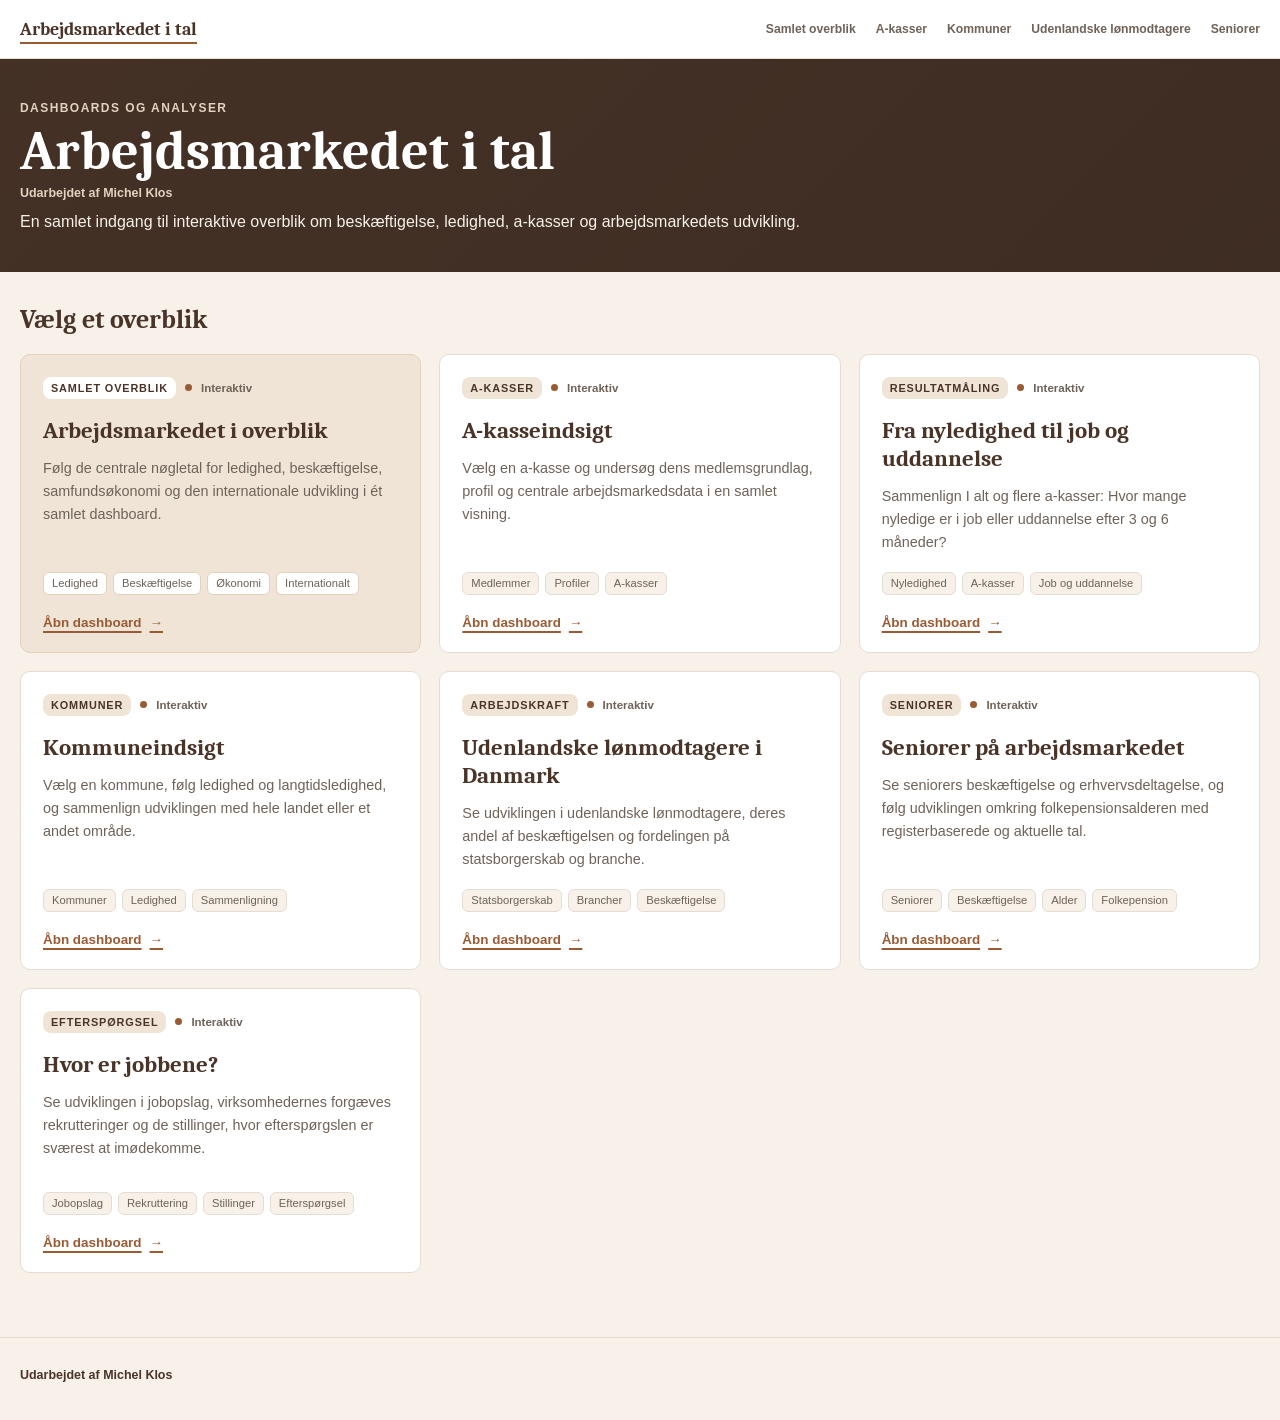
<file: index.html>
<!doctype html>
<html lang="da">
<head>
  <meta charset="utf-8">
  <meta name="viewport" content="width=device-width, initial-scale=1">
  <meta name="description" content="En samlet indgang til Michel Klos' dashboards og interaktive analyser af det danske arbejdsmarked.">
  <meta name="theme-color" content="#4A3428">
  <title>Arbejdsmarkedet i tal | Michel Klos</title>
  <link rel="icon" href="data:image/svg+xml,%3Csvg xmlns='http://www.w3.org/2000/svg' viewBox='0 0 64 64'%3E%3Crect width='64' height='64' rx='10' fill='%234A3428'/%3E%3Cpath d='M14 45V34h7v11zm14 0V24h7v21zm14 0V14h7v31z' fill='%23E2D2BF'/%3E%3Cpath d='M11 49h42' stroke='%23ffffff' stroke-width='3'/%3E%3C/svg%3E">
  <link rel="preconnect" href="https://fonts.googleapis.com">
  <link rel="preconnect" href="https://fonts.gstatic.com" crossorigin>
  <link href="https://fonts.googleapis.com/css2?family=Caladea:wght@400;700&display=swap" rel="stylesheet">
  <style>
    /* Michels efterårsstil */
    :root {
      --ink: #2B211B;
      --ink-muted: #6F6258;
      --brown: #4A3428;
      --cognac: #9A5B34;
      --sand: #EFE4D6;
      --sand-strong: #E2D2BF;
      --tint: #F7F1EA;
      --stone: #C9BCAE;
      --line: #E6DDD2;
      --paper: #FFFFFF;
      --font-heading: Cambria, Caladea, Georgia, "Times New Roman", serif;
      --font-sans: Arial, "Helvetica Neue", Helvetica, sans-serif;
    }

    * { box-sizing: border-box; }
    html { scroll-behavior: smooth; }
    body {
      margin: 0;
      background: var(--tint);
      color: var(--ink);
      font-family: var(--font-sans);
      -webkit-font-smoothing: antialiased;
      text-rendering: optimizeLegibility;
    }
    a { color: inherit; }
    a:focus-visible { outline: 3px solid var(--cognac); outline-offset: 3px; }

    .site-nav {
      border-bottom: 1px solid var(--line);
      background: var(--paper);
    }
    .nav-inner {
      display: flex;
      min-height: 58px;
      max-width: 1280px;
      margin: 0 auto;
      padding: 0 20px;
      align-items: center;
      justify-content: space-between;
      gap: 28px;
    }
    .brand {
      flex: 0 0 auto;
      color: var(--brown);
      font-family: var(--font-heading);
      font-size: 1.12rem;
      font-weight: 700;
      text-decoration: none;
    }
    .brand[aria-current="page"] {
      text-decoration: underline;
      text-decoration-color: var(--cognac);
      text-decoration-thickness: 2px;
      text-underline-offset: 7px;
    }
    .nav-links { display: flex; margin: 0; padding: 0; align-items: stretch; gap: 20px; list-style: none; }
    .nav-links a {
      display: flex;
      min-height: 58px;
      align-items: center;
      color: var(--ink-muted);
      font-size: .76rem;
      font-weight: 700;
      text-decoration: none;
      white-space: nowrap;
    }
    .nav-links a:hover { color: var(--cognac); }
    .mobile-overview-link {
      display: none;
      padding: 9px 12px;
      border: 1px solid var(--brown);
      border-radius: 8px;
      color: var(--brown);
      background: var(--paper);
      font-size: .82rem;
      font-weight: 700;
      text-decoration: none;
    }

    .hero {
      background-color: var(--brown);
      background-image:
        linear-gradient(135deg,rgba(43,33,27,.18),rgba(43,33,27,.38)),
        url("https://raw.githubusercontent.com/AI-MichelKlos/arbejdsmarked/main/assets/arbejdsmarkedets-puls-brun.webp");
      background-position: center 46%, center;
      background-size: cover, cover;
      background-repeat: no-repeat, no-repeat;
      color: #fff;
    }
    .hero-inner {
      display: grid;
      grid-template-columns: 1fr;
      gap: 0;
      align-items: end;
      max-width: 1280px;
      margin: 0 auto;
      padding: 42px 20px 38px;
    }
    .eyebrow {
      margin: 0 0 8px;
      color: var(--sand-strong);
      font-size: .75rem;
      font-weight: 700;
      letter-spacing: .12em;
      text-transform: uppercase;
    }
    .hero h1 {
      max-width: 900px;
      margin: 5px 0 0;
      color: #fff;
      font-family: var(--font-heading);
      font-size: clamp(2.2rem,4.2vw,3.6rem);
      font-weight: 700;
      line-height: 1.06;
    }
    .byline { margin-top: 6px; color: var(--sand-strong); font-size: .78rem; font-weight: 600; }
    .hero-copy { max-width: 900px; margin: 10px 0 0; color: var(--tint); font-size: 1rem; line-height: 1.5; }

    main { max-width: 1280px; margin: 0 auto; padding: 34px 20px 64px; }
    .section-heading { margin: 0 0 18px; }
    .section-heading h2 {
      margin: 0;
      color: var(--brown);
      font-family: var(--font-heading);
      font-size: 26px;
      font-weight: 700;
      line-height: 1.15;
    }
    .project-grid { display: grid; grid-template-columns: repeat(3,minmax(0,1fr)); gap: 18px; }
    .project-card {
      position: relative;
      display: flex;
      min-height: 285px;
      flex-direction: column;
      padding: 22px;
      border: 1px solid var(--line);
      border-radius: 10px;
      background: var(--paper);
      transition: transform .16s ease, border-color .16s ease;
    }
    .project-card:hover { transform: translateY(-2px); border-color: var(--stone); }
    .project-card.featured {
      grid-column: auto;
      background: var(--sand);
      border-color: var(--sand-strong);
    }
    .card-topline { display: flex; gap: 9px; align-items: center; margin-bottom: 18px; }
    .project-type {
      padding: 5px 8px;
      border-radius: 8px;
      color: var(--brown);
      background: var(--sand);
      font-size: .68rem;
      font-weight: 700;
      letter-spacing: .08em;
      text-transform: uppercase;
    }
    .project-card.featured .project-type { background: var(--paper); }
    .live-dot { width: 7px; height: 7px; border-radius: 50%; background: var(--cognac); }
    .live-label { color: var(--ink-muted); font-size: .72rem; font-weight: 700; }
    .project-card h3 { margin: 0; color: var(--brown); font-family: var(--font-heading); font-size: 1.45rem; font-weight: 700; line-height: 1.2; }
    .project-card p { margin: 12px 0 18px; color: var(--ink-muted); font-size: .9rem; line-height: 1.6; }
    .topics { display: flex; flex-wrap: wrap; gap: 6px; margin: auto 0 20px; padding: 0; list-style: none; }
    .topics li {
      padding: 5px 8px;
      border: 1px solid var(--line);
      border-radius: 6px;
      color: var(--ink-muted);
      background: var(--tint);
      font-size: .7rem;
      line-height: 1;
    }
    .project-card.featured .topics li { background: var(--paper); border-color: var(--sand-strong); }
    .project-link {
      display: inline-flex;
      width: fit-content;
      align-items: center;
      gap: 8px;
      color: var(--cognac);
      font-size: .84rem;
      font-weight: 700;
      text-decoration: underline;
      text-decoration-color: var(--cognac);
      text-decoration-thickness: 2px;
      text-underline-offset: 4px;
    }
    .project-link::after { content: ""; position: absolute; inset: 0; }

    footer { border-top: 1px solid var(--line); background: var(--tint); }
    .footer-inner { max-width: 1280px; margin: 0 auto; padding: 30px 20px 38px; color: var(--ink-muted); font-size: .78rem; }
    .footer-inner strong { color: var(--brown); font-weight: 700; }

    @media (max-width: 940px) {
      .hero-inner { grid-template-columns: 1fr; gap: 22px; }
      .project-grid { grid-template-columns: repeat(2,minmax(0,1fr)); }
    }
    @media (max-width: 800px) {
      .nav-links { display: none; }
      .mobile-overview-link { display: inline-flex; }
    }
    @media (max-width: 720px) {
      .hero { background-position: 58% center, center; }
    }
    @media (max-width: 620px) {
      .nav-inner { min-height: 54px; padding: 0 16px; }
      .hero-inner { padding: 32px 16px 30px; }
      main { padding: 28px 14px 50px; }
      .project-grid { grid-template-columns: 1fr; }
      .project-card, .project-card.featured { grid-column: auto; min-height: 0; }
      .footer-inner { padding: 26px 16px 32px; }
    }
    @media (prefers-reduced-motion: reduce) {
      html { scroll-behavior: auto; }
      .project-card { transition: none; }
    }
  </style>
<style id="dak-header-theme">
.hero{background-color:#4A3428!important;background-image:linear-gradient(135deg,rgba(43,33,27,.18),rgba(43,33,27,.38)),url("https://raw.githubusercontent.com/AI-MichelKlos/arbejdsmarked/main/assets/arbejdsmarkedets-puls-brun.webp")!important;background-position:center 46%,center!important;background-size:cover,cover!important;background-repeat:no-repeat,no-repeat!important}
@media(max-width:720px){.hero{background-position:58% center,center!important}}
</style><!-- /dak-header-theme -->
</head>
<body>
  <nav class="site-nav" aria-label="Hovednavigation">
    <div class="nav-inner">
      <a class="brand" href="https://ai-michelklos.github.io/arbejdsmarked/" aria-current="page">Arbejdsmarkedet i tal</a>
      <ul class="nav-links">
        <li><a href="https://ai-michelklos.github.io/Dashboard/">Samlet overblik</a></li>
        <li><a href="https://ai-michelklos.github.io/A-kasseindsigt-dashboard/">A-kasser</a></li>
        <li><a href="https://ai-michelklos.github.io/kommunal-beskaeftigelsesindsats/">Kommuner</a></li>
        <li><a href="https://ai-michelklos.github.io/udenlandskeloenmodtagere/">Udenlandske lønmodtagere</a></li>
        <li><a href="https://ai-michelklos.github.io/arbejdsstyrke/">Seniorer</a></li>
      </ul>
      <a class="mobile-overview-link" href="#overblik">Vælg overblik</a>
    </div>
  </nav>

  <header class="hero">
    <div class="hero-inner">
      <div>
        <p class="eyebrow">Dashboards og analyser</p>
        <h1>Arbejdsmarkedet i tal</h1>
        <div class="byline">Udarbejdet af Michel Klos</div>
        <p class="hero-copy">En samlet indgang til interaktive overblik om beskæftigelse, ledighed, a-kasser og arbejdsmarkedets udvikling.</p>
      </div>
    </div>
  </header>

  <main id="overblik">
    <div class="section-heading"><h2>Vælg et overblik</h2></div>
    <section class="project-grid" aria-label="Dashboards og analyser">
      <article class="project-card featured">
        <div class="card-topline"><span class="project-type">Samlet overblik</span><span class="live-dot" aria-hidden="true"></span><span class="live-label">Interaktiv</span></div>
        <h3>Arbejdsmarkedet i overblik</h3>
        <p>Følg de centrale nøgletal for ledighed, beskæftigelse, samfundsøkonomi og den internationale udvikling i ét samlet dashboard.</p>
        <ul class="topics" aria-label="Emner"><li>Ledighed</li><li>Beskæftigelse</li><li>Økonomi</li><li>Internationalt</li></ul>
        <a class="project-link" href="https://ai-michelklos.github.io/Dashboard/" target="_blank" rel="noopener"><span>Åbn dashboard</span><span aria-hidden="true">→</span></a>
      </article>
      <article class="project-card">
        <div class="card-topline"><span class="project-type">A-kasser</span><span class="live-dot" aria-hidden="true"></span><span class="live-label">Interaktiv</span></div>
        <h3>A-kasseindsigt</h3>
        <p>Vælg en a-kasse og undersøg dens medlemsgrundlag, profil og centrale arbejdsmarkedsdata i en samlet visning.</p>
        <ul class="topics" aria-label="Emner"><li>Medlemmer</li><li>Profiler</li><li>A-kasser</li></ul>
        <a class="project-link" href="https://ai-michelklos.github.io/A-kasseindsigt-dashboard/" target="_blank" rel="noopener"><span>Åbn dashboard</span><span aria-hidden="true">→</span></a>
      </article>
      <article class="project-card">
        <div class="card-topline"><span class="project-type">Resultatmåling</span><span class="live-dot" aria-hidden="true"></span><span class="live-label">Interaktiv</span></div>
        <h3>Fra nyledighed til job og uddannelse</h3>
        <p>Sammenlign I alt og flere a-kasser: Hvor mange nyledige er i job eller uddannelse efter 3 og 6 måneder?</p>
        <ul class="topics" aria-label="Emner"><li>Nyledighed</li><li>A-kasser</li><li>Job og uddannelse</li></ul>
        <a class="project-link" href="https://ai-michelklos.github.io/resultatmaal-akasser/" target="_blank" rel="noopener"><span>Åbn dashboard</span><span aria-hidden="true">→</span></a>
      </article>
      <article class="project-card">
        <div class="card-topline"><span class="project-type">Kommuner</span><span class="live-dot" aria-hidden="true"></span><span class="live-label">Interaktiv</span></div>
        <h3>Kommuneindsigt</h3>
        <p>Vælg en kommune, følg ledighed og langtidsledighed, og sammenlign udviklingen med hele landet eller et andet område.</p>
        <ul class="topics" aria-label="Emner"><li>Kommuner</li><li>Ledighed</li><li>Sammenligning</li></ul>
        <a class="project-link" href="https://ai-michelklos.github.io/kommunal-beskaeftigelsesindsats/" target="_blank" rel="noopener"><span>Åbn dashboard</span><span aria-hidden="true">→</span></a>
      </article>
      <article class="project-card">
        <div class="card-topline"><span class="project-type">Arbejdskraft</span><span class="live-dot" aria-hidden="true"></span><span class="live-label">Interaktiv</span></div>
        <h3>Udenlandske lønmodtagere i Danmark</h3>
        <p>Se udviklingen i udenlandske lønmodtagere, deres andel af beskæftigelsen og fordelingen på statsborgerskab og branche.</p>
        <ul class="topics" aria-label="Emner"><li>Statsborgerskab</li><li>Brancher</li><li>Beskæftigelse</li></ul>
        <a class="project-link" href="https://ai-michelklos.github.io/udenlandskeloenmodtagere/" target="_blank" rel="noopener"><span>Åbn dashboard</span><span aria-hidden="true">→</span></a>
      </article>
      <article class="project-card">
        <div class="card-topline"><span class="project-type">Seniorer</span><span class="live-dot" aria-hidden="true"></span><span class="live-label">Interaktiv</span></div>
        <h3>Seniorer på arbejdsmarkedet</h3>
        <p>Se seniorers beskæftigelse og erhvervsdeltagelse, og følg udviklingen omkring folkepensionsalderen med registerbaserede og aktuelle tal.</p>
        <ul class="topics" aria-label="Emner"><li>Seniorer</li><li>Beskæftigelse</li><li>Alder</li><li>Folkepension</li></ul>
        <a class="project-link" href="https://ai-michelklos.github.io/arbejdsstyrke/" target="_blank" rel="noopener"><span>Åbn dashboard</span><span aria-hidden="true">→</span></a>
      </article>
      <article class="project-card">
        <div class="card-topline"><span class="project-type">Efterspørgsel</span><span class="live-dot" aria-hidden="true"></span><span class="live-label">Interaktiv</span></div>
        <h3>Hvor er jobbene?</h3>
        <p>Se udviklingen i jobopslag, virksomhedernes forgæves rekrutteringer og de stillinger, hvor efterspørgslen er sværest at imødekomme.</p>
        <ul class="topics" aria-label="Emner"><li>Jobopslag</li><li>Rekruttering</li><li>Stillinger</li><li>Efterspørgsel</li></ul>
        <a class="project-link" href="jobs.html" target="_blank" rel="noopener"><span>Åbn dashboard</span><span aria-hidden="true">→</span></a>
      </article>
    </section>
  </main>

  <footer><div class="footer-inner"><strong>Udarbejdet af Michel Klos</strong></div></footer>
  <script data-goatcounter="https://hovedsidearbejdsmarked.goatcounter.com/count" async src="//gc.zgo.at/count.js"></script>
</body>
</html>
</file>
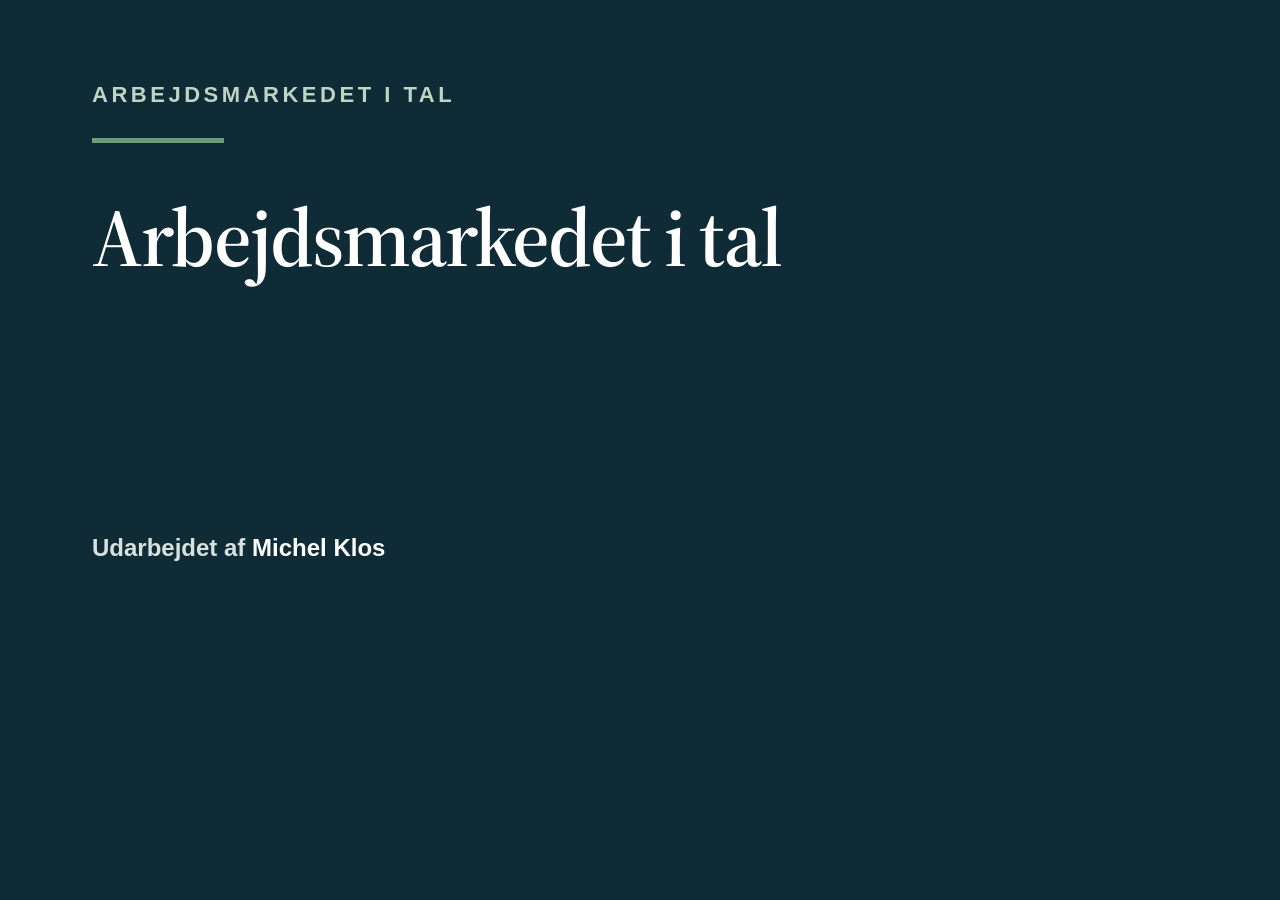
<file: og-image-template.html>
<!doctype html>
<html lang="da">
<head>
  <meta charset="utf-8">
  <meta name="viewport" content="width=1200, initial-scale=1">
  <title>OG-billede | Arbejdsmarkedet i tal</title>
  <link rel="preconnect" href="https://fonts.googleapis.com">
  <link rel="preconnect" href="https://fonts.gstatic.com" crossorigin>
  <link href="https://fonts.googleapis.com/css2?family=Source+Serif+4:opsz,wght@8..60,600;8..60,700&display=swap" rel="stylesheet">
  <style>
    * { box-sizing: border-box; }

    html,
    body {
      width: 1200px;
      height: 630px;
      margin: 0;
      overflow: hidden;
    }

    body {
      background: #0F2B36;
      color: #FFFFFF;
      font-family: -apple-system, BlinkMacSystemFont, "Segoe UI", Roboto, "Helvetica Neue", Arial, sans-serif;
    }

    .canvas {
      position: relative;
      display: flex;
      width: 1200px;
      height: 630px;
      padding: 82px 92px 68px;
      flex-direction: column;
    }

    .eyebrow {
      margin: 0;
      color: #BFD4C4;
      font-size: 22px;
      font-weight: 800;
      letter-spacing: .16em;
      text-transform: uppercase;
    }

    .rule {
      width: 132px;
      height: 5px;
      margin-top: 30px;
      background: #6B9E78;
    }

    h1 {
      max-width: 970px;
      margin: 52px 0 0;
      font-family: "Source Serif 4", Georgia, serif;
      font-size: 82px;
      font-weight: 600;
      line-height: 1.04;
      letter-spacing: -.025em;
    }

    .byline {
      margin: auto 0 0;
      color: #D7E1DD;
      font-size: 24px;
      font-weight: 650;
    }

    .byline strong { color: #FFFFFF; }
  </style>
</head>
<body>
  <main class="canvas">
    <p class="eyebrow">Arbejdsmarkedet i tal</p>
    <div class="rule" aria-hidden="true"></div>
    <!-- UDSKIFT TITELTEKSTEN HER FOR HVER SIDE -->
    <h1>Arbejdsmarkedet i tal</h1>
    <p class="byline">Udarbejdet af <strong>Michel Klos</strong></p>
  </main>
</body>
</html>
</file>
